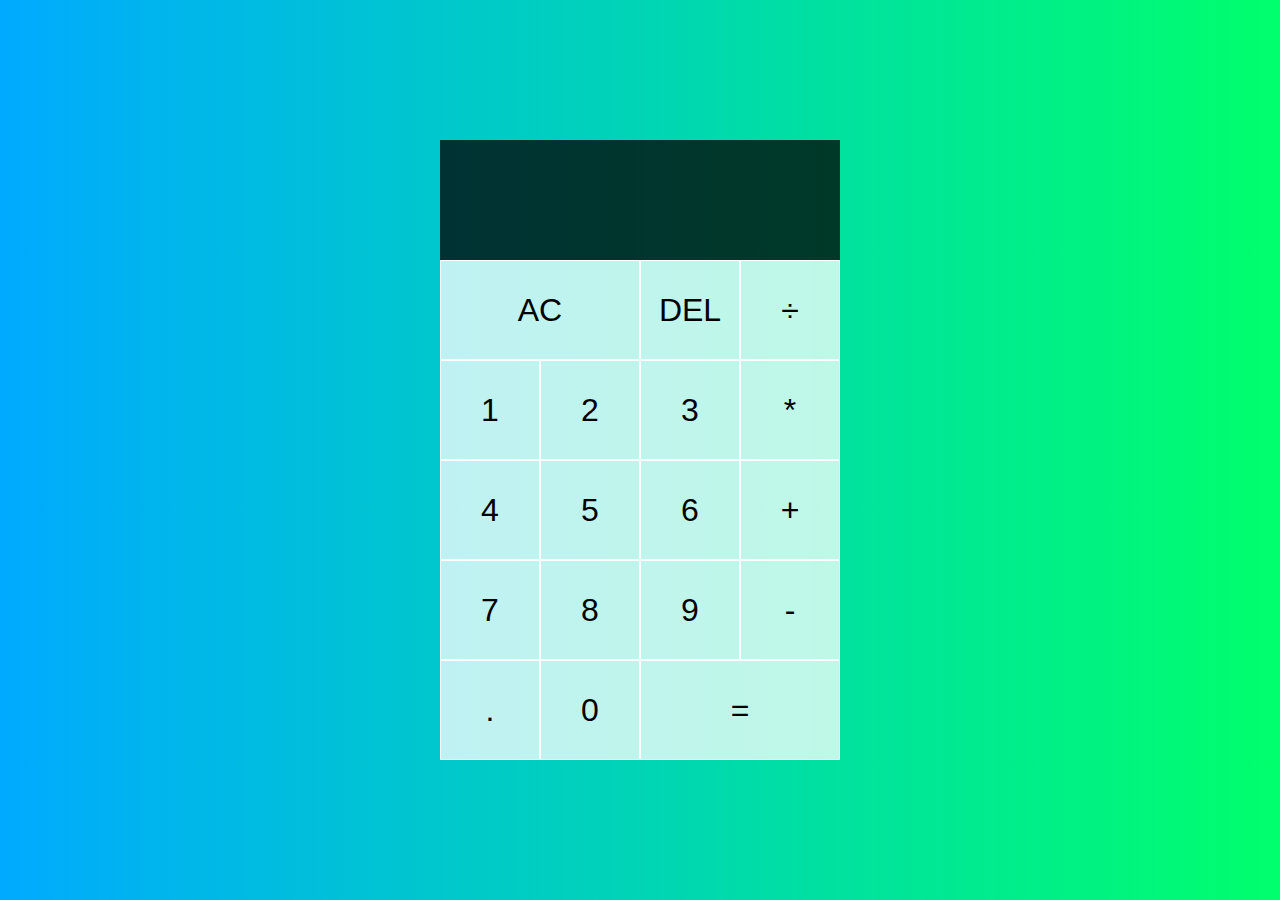
<file: calculator/index.html>
<!DOCTYPE html>
<html lang="en">
<head>
  <meta charset="UTF-8">
  <meta name="viewport" content="width=device-width, initial-scale=1.0">
  <meta http-equiv="X-UA-Compatible" content="ie=edge">
  <title>Calculator Task</title>
  <link rel="stylesheet" href="styles.css">
</head>
<body>
  <div class="calculator-grid">
    <div class="result">
      <div data-previous-operand class="previous-operand"></div>
      <div data-current-operand class="current-operand"></div>
    </div>
    <button data-all-clear class="next-span">AC</button>
    <button data-delete>DEL</button>
    <button data-operation>÷</button>
    <button data-number>1</button>
    <button data-number>2</button>
    <button data-number>3</button>
    <button data-operation>*</button>
    <button data-number>4</button>
    <button data-number>5</button>
    <button data-number>6</button>
    <button data-operation>+</button>
    <button data-number>7</button>
    <button data-number>8</button>
    <button data-number>9</button>
    <button data-operation>-</button>
    <button data-number>.</button>
    <button data-number>0</button>
    <button data-equals class="next-span">=</button>
  </div>
  <script src="index.js" defer></script>
</body>
</html>
</file>
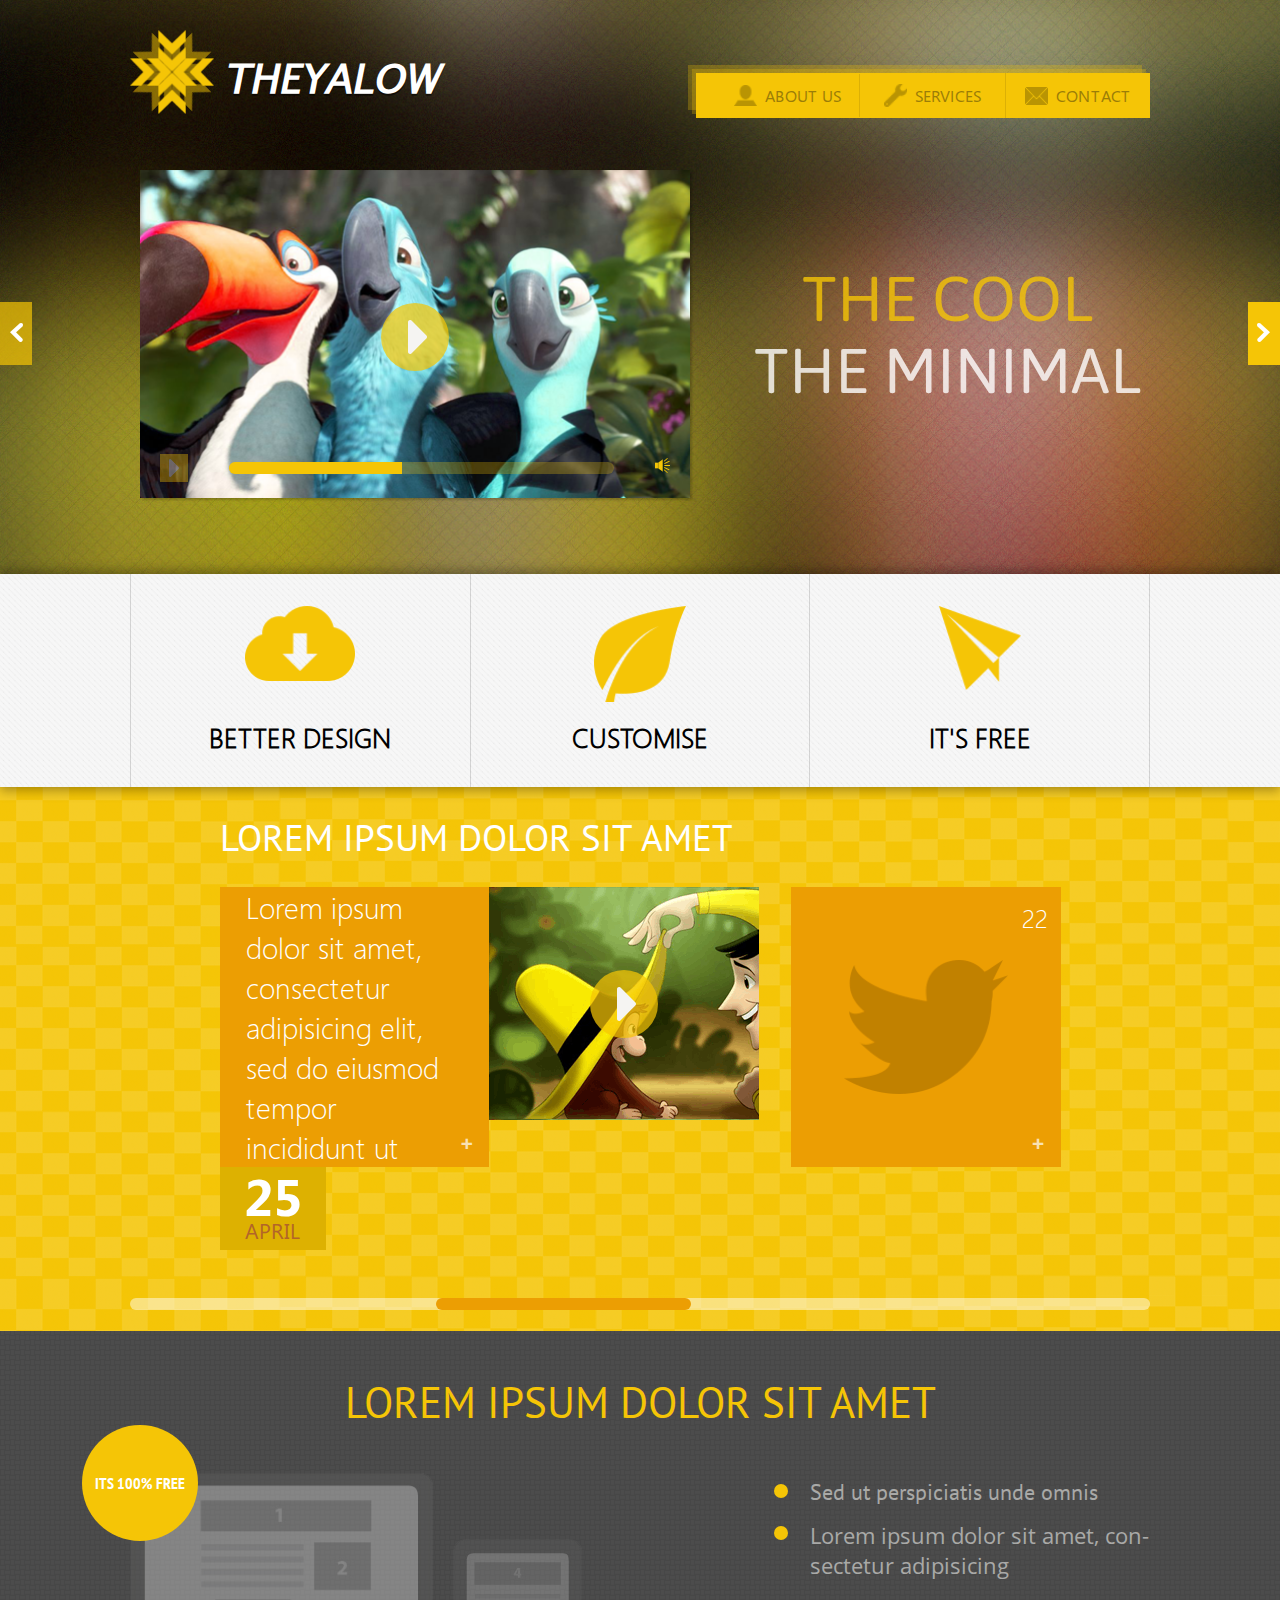
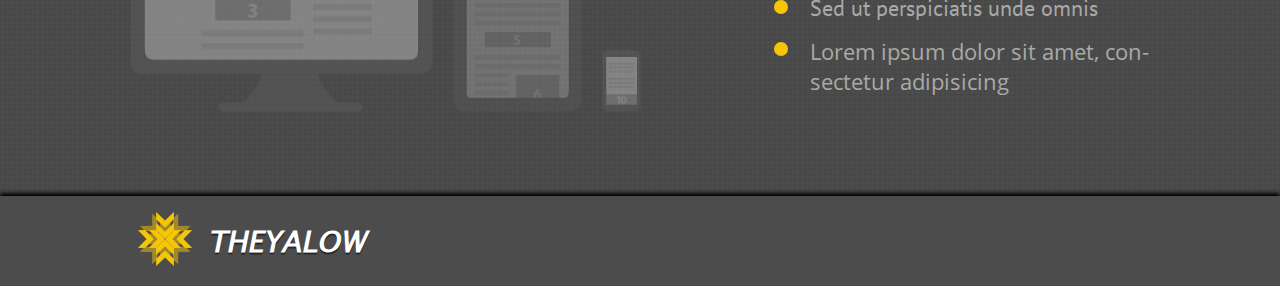
<file: theyalow/index.html>
<!DOCTYPE html>
<html lang="en">

<head>
  <meta charset="UTF-8">
  <meta http-equiv="X-UA-Compatible" content="IE=edge">
  <link rel="stylesheet" href="style.css">
  <title>Theyalow Project</title>
</head>

<body>
  <!-- Start Header -->
  <div class="header-bg">
    <header class="container">
      <div class="h-logo">
        <div class="logo-position">
          <img class="logo" src="assets/logo.png" />
          <img class="back-logo" src="assets/logo.png" />
        </div>
        <h1>Theyalow</h1>
      </div>
      <nav>
        <a class="nav-button">
          <img src="assets/about.png" class="nav-icon" />
          <div>About us</div>
        </a>
        <a class="nav-button">
          <img src="assets/services.png" class="nav-icon" />
          <div>Services</div>
        </a>
        <a class="nav-button">
          <img src="assets/contact.png" class="nav-icon" />
          <div>Contact</div>
        </a>
      </nav>
    </header>
    <!-- End Header -->

    <!-- Start Header Content -->
    <section class="header-content">
      <button class="lr-bttn">
        <img src="assets/left-arrow.png" />
      </button>
      <div class="player container">
        <div class="video-player">
          <button class="bttn-round">
            <img src="assets/start-video.png" />
          </button>
          <div class="video-controls">
            <button class="bttn-rectangle">
              <img src="assets/start-video.png" width="10px" />
            </button>
            <div class="playtime">
              <div class="playtime-after"></div>
            </div>
            <a class="speaker">
              <img src="assets/speaker.png" class="speaker" />
            </a>
          </div>
        </div>
        <h2 class="header-content-text">
          The cool
          <div id="white-color">The minimal</div>
        </h2>
      </div>
      <button class="lr-bttn">
        <img src="assets/right-arrow.png" />
      </button>
    </section>
  </div>
  <!-- End Header Content -->

  <!-- Start Short Information Section -->
  <section class="short-info-section">
    <div class="container short-info-section-container">
      <div class="short-info-section-box">
        <img src="assets/1.png" class="img-1" />
        <h3>Better design</h3>
      </div>
      <div class="short-info-section-box">
        <img src="assets/2.png" class="img-2" />
        <h3>Customise</h3>
      </div>
      <div class="short-info-section-box">
        <img src="assets/3.png" class="img-3" />
        <h3>It's free</h3>
      </div>
    </div>
  </section>
  <!-- End Short Information Section -->

  <!-- Start Yellow Information Section -->
  <section class="y-section">
    <div class="y-section-main-container container">
      <h3 class="y-section-heading">Lorem ipsum dolor sit amet</h3>
      <div class="y-section-columns">
        <div class="y-section-text-box">
          <p>
            Lorem ipsum dolor sit amet, consectetur adipisicing elit, sed do
            eiusmod tempor incididunt ut
            <button class="plus">+</button>
          </p>
        </div>
        <div class="y-section-image">
          <button class="bttn-round">
            <img src="assets/start-video.png" />
          </button>
        </div>
        <div class="twitter-box">
          <img src="assets/twitter.png" width="164" />
          <button class="plus">+</button>
          <p class="twitter-number">22</p>
        </div>
      </div>
      <div class="y-section-date">
        <div>25</div>
        <div>april</div>
      </div>
      <div class="twitter-box-mobile">
        <img src="assets/twitter.png" class="twitter-icon-mobile" />
        <div class="twitter-bubbles">
          <div class="twitter-bubble">
            <img src="assets/bubble-1.png" class="twitter-bubble-img" />
            <p class="twitter-bubble-text">
              Daily Mobile UI Design Inspiration #1 via @cssauthor
            </p>
          </div>
          <div class="twitter-bubble">
            <img src="assets/bubble-2.png" class="twitter-bubble-img" />
            <p class="twitter-bubble-text">
              Daily Mobile UI Design Inspiration #1 via @cssauthor
            </p>
          </div>
          <div class="twitter-bubble">
            <img src="assets/bubble-3.png" class="twitter-bubble-img" />
            <p class="twitter-bubble-text">
              Daily Mobile UI Design Inspiration #1 via @cssauthor
            </p>
          </div>
          <form class="twitter-form">
            <input />
            <button type="submit">Tweet</button>
          </form>
        </div>
      </div>
    </div>
    <div class="slider container">
      <div class="slider-nav"></div>
    </div>
  </section>
  <!-- End Yellow Information Section -->

  <!-- Start Grey Information Section -->
  <section class="g-section">
    <div class="container">
      <h2 class="g-section-heading">Lorem ipsum dolor sit amet</h2>
      <div class="g-section-container">
        <div class="window-type">
          <div class="free">
            <p>Its 100% Free</p>
          </div>
          <div class="wdindow-type-container">
            <img src="assets/desktop.png" class="desktop" />
            <img src="assets/tablet.png" class="tablet" />
            <img src="assets/smartphone.png" class="smartphone" />
          </div>
        </div>
        <ul>
          <li>Sed ut perspiciatis unde omnis</li>
          <li>Lorem ipsum dolor sit amet, con&shy;sectetur adipisicing</li>
          <li>Sed ut perspiciatis unde omnis</li>
          <li>Lorem ipsum dolor sit amet, con&shy;sectetur adipisicing</li>
        </ul>
      </div>
    </div>
  </section>
  <!-- End Grey Information Section -->
  <footer>
    <div class="f-logo container">
      <div class="logo-container">
        <img class="logo" src="assets/logo.png" height="55" />
        <img class="back-logo" src="assets/logo.png" height="55" />
      </div>
      <h1>THEYALOW</h1>
    </div>
  </footer>
</body>

</html>
</file>
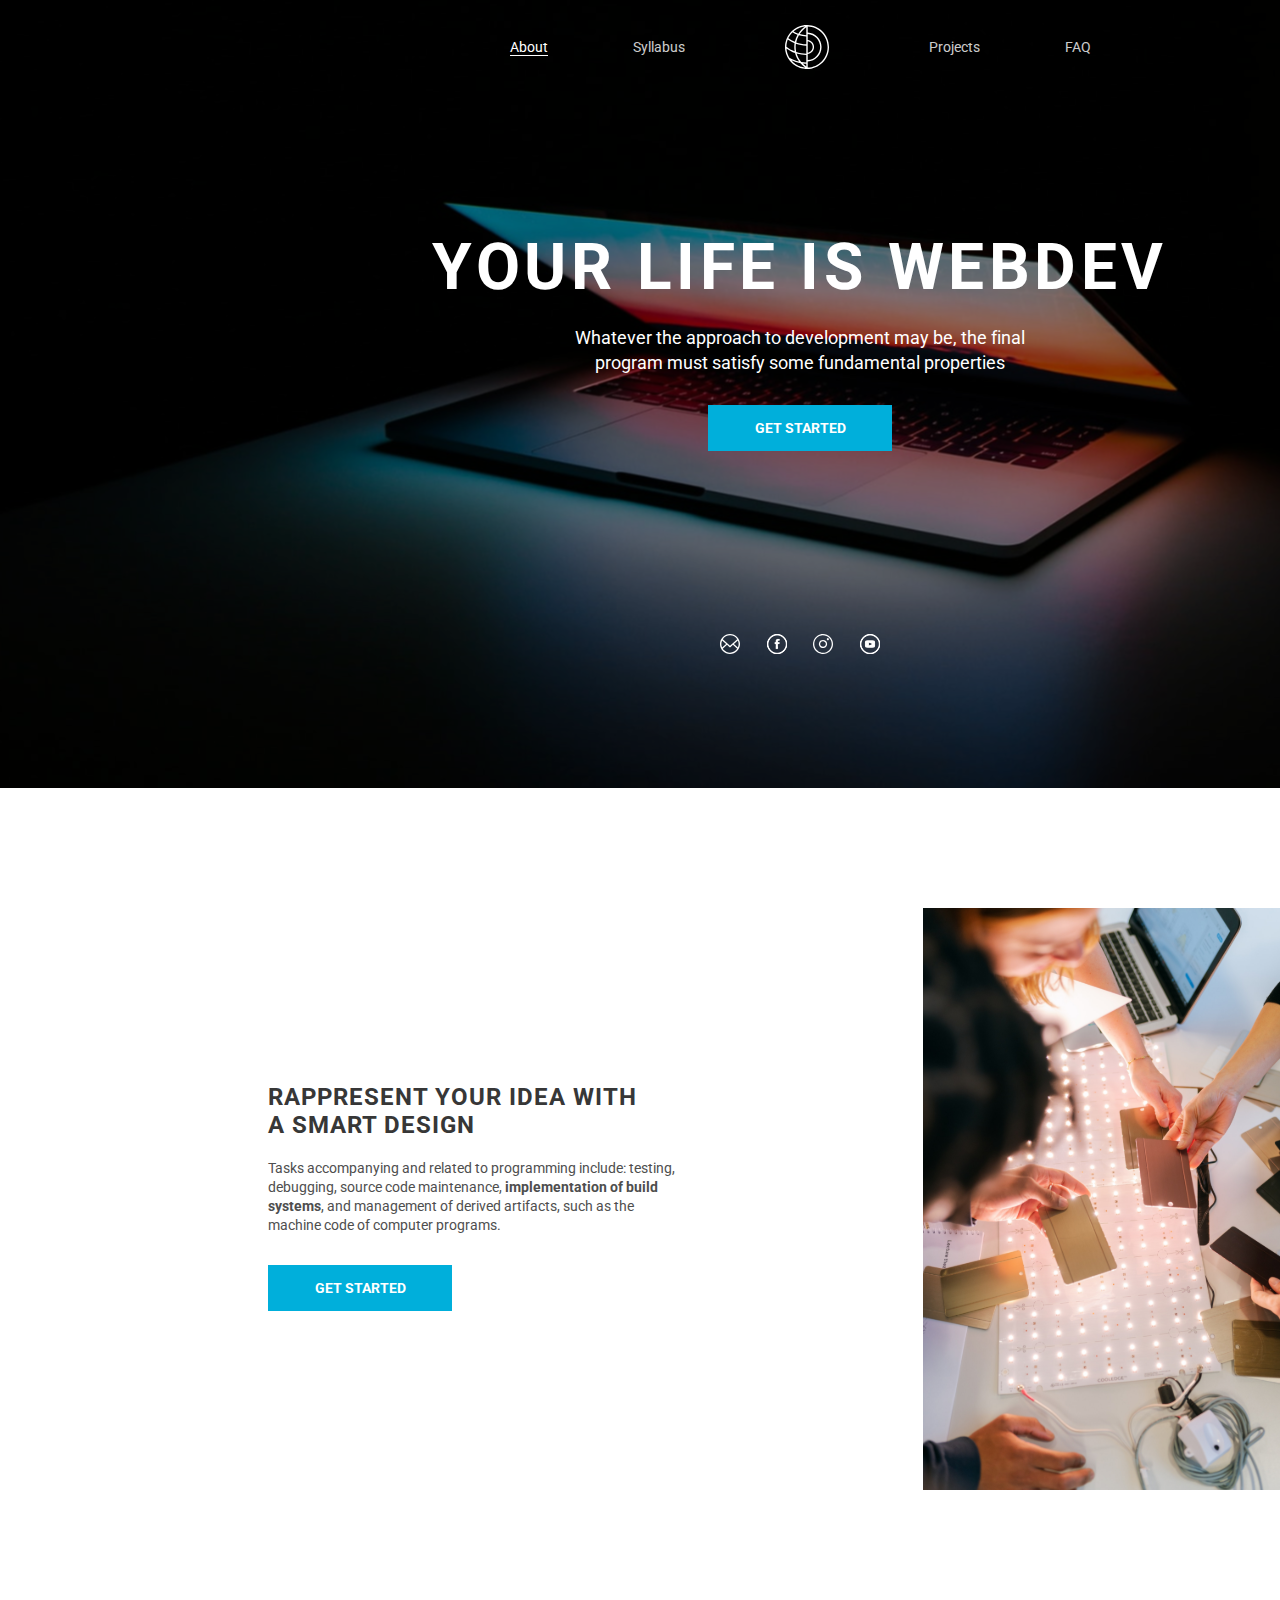
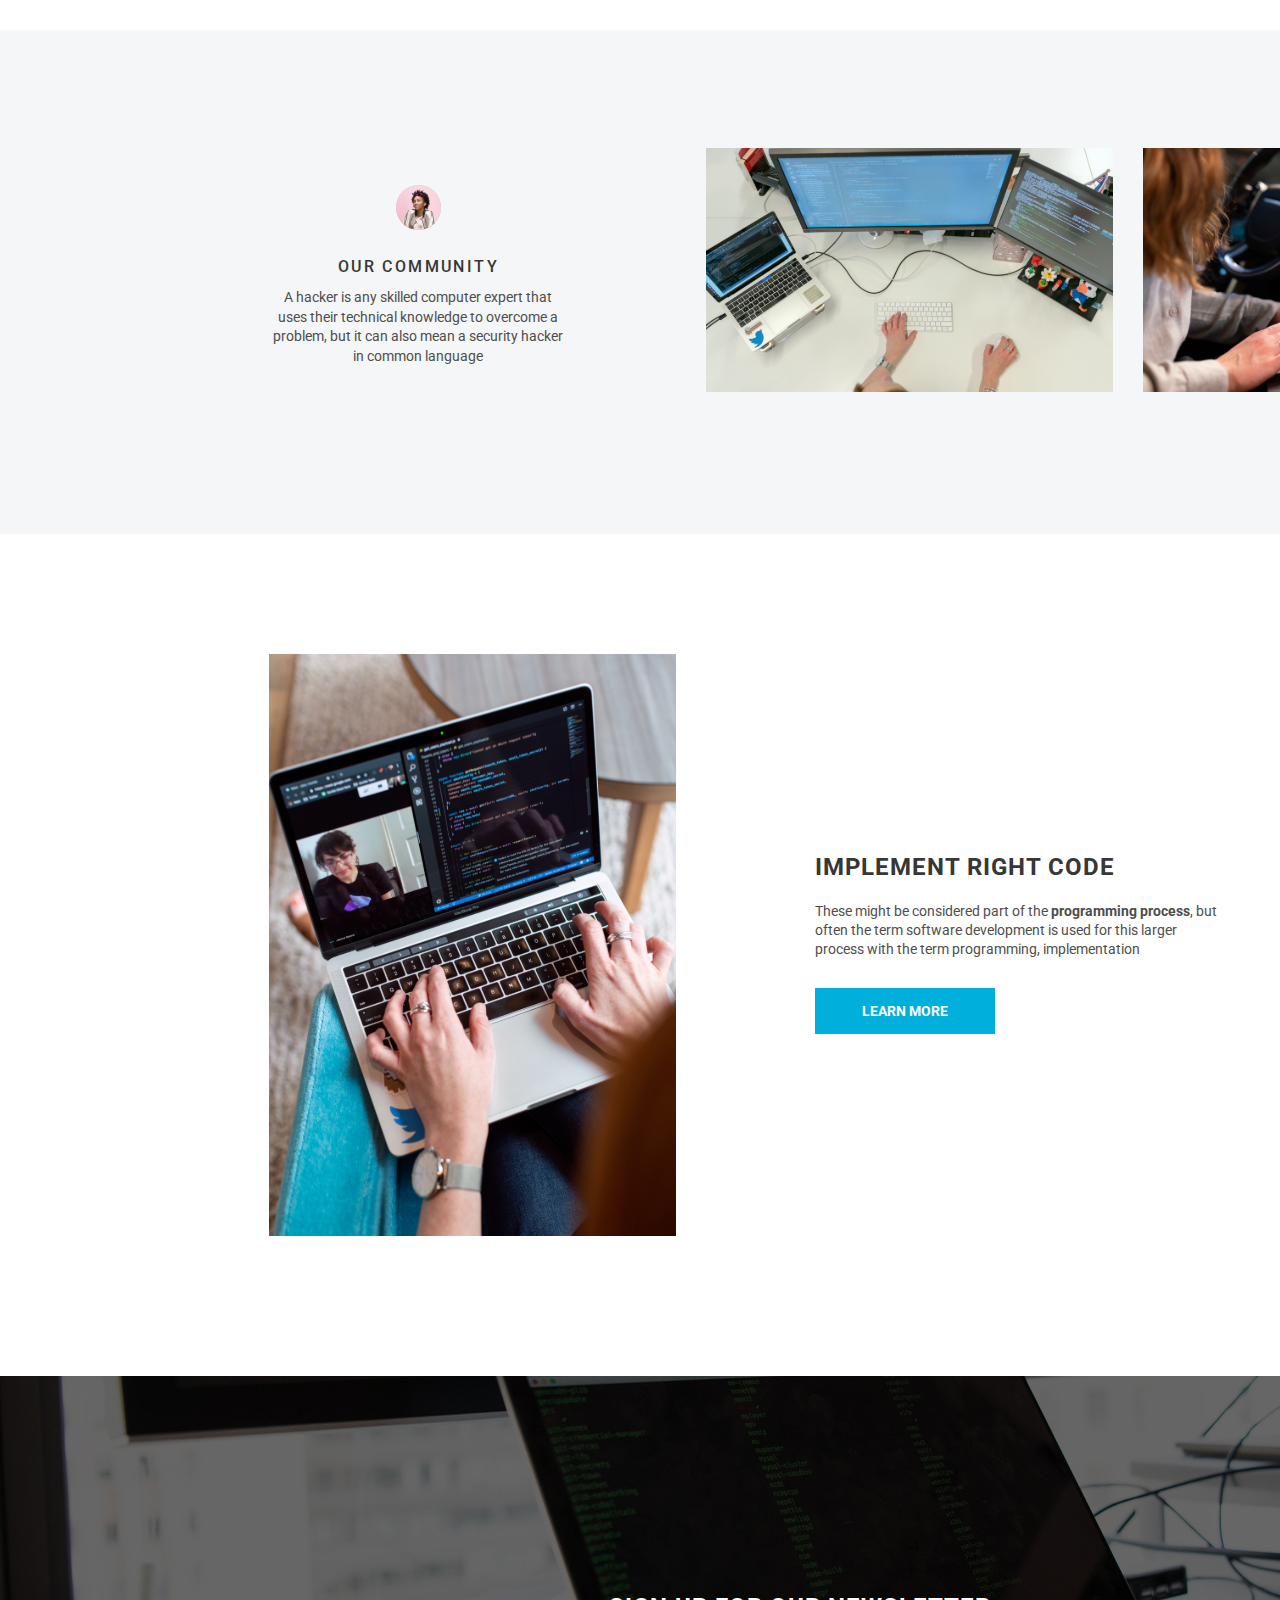
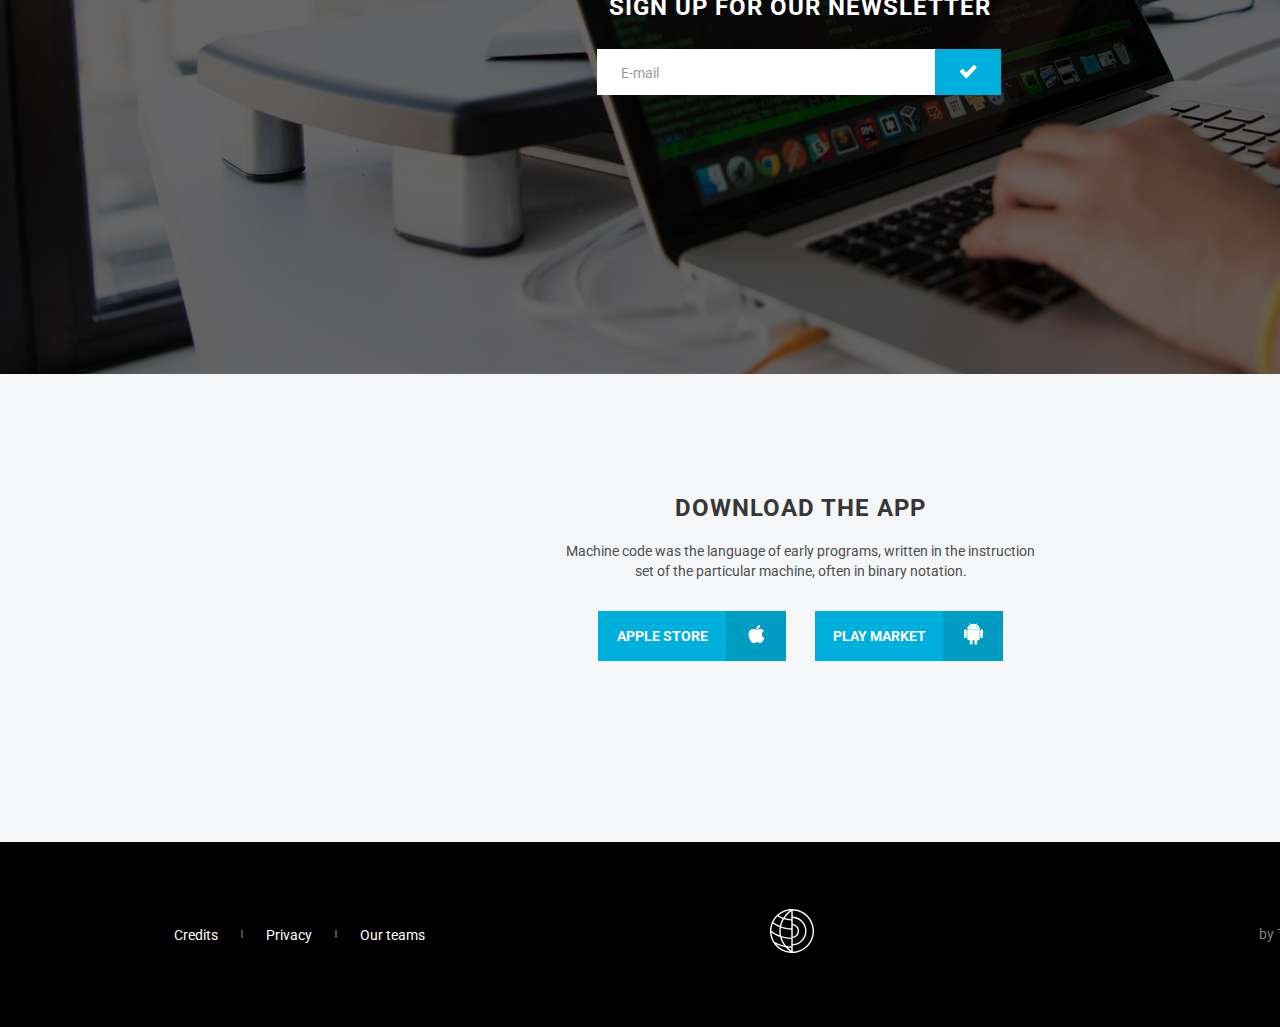
<file: webdev/index.html>
<!DOCTYPE html>
<html lang="en">
<head>
    <meta charset="UTF-8">
    <meta http-equiv="X-UA-Compatible" content="IE=edge">
    <meta name="viewport" content="1600">
    <link rel="stylesheet" href="style.css">
    <title>WebDev</title>
</head>
<body>
<div id="container">
    <header id="header">
		<nav>
			<ul>
				<li><a href="#" class="active">About</a></li>
				<li><a href="#">Syllabus</a></li>
				<li><img src="assets/logo.svg" alt="Logo"></li>
				<li><a href="#">Projects</a></li>
				<li><a href="#">FAQ</a></li>
			</ul>
		</nav>
        <h1>Your life is webdev</h1>
	</header>
    <main>
    <section id="your-life">
        <h3>Whatever the approach to development may be, the final program must satisfy some fundamental properties</h3>
		<div class="btn-main">Get started</div>
		<div class="social-icons">
			<a href="#"><img src="assets/mail-icon.svg" 
                alt="Mail"></a>
			<a href="#"><img src="assets/fb-icon.png" 
                alt="Facebook"></a>
			<a href="#"><img src="assets/instagram-icon.svg" 
                alt="Instagram"></a>
			<a href="#"><img src="assets/yt-icon.png" 
                alt="Youtube"></a>
		</div>
	</section>
    <section id="rappresent">
        <div class="first-section-info">
			<h2>Rappresent your idea with<br>a smart Design</h2>
			<p>Tasks accompanying and related to programming include: testing, debugging, source code maintenance, <strong>implementation of build systems</strong>, and management of derived artifacts, such as the machine code of computer programs.</p>
			<div class="btn-main">Get started</div>
		</div>
        <div class="first-section-image">
			<img src="assets/first_img.svg" alt="Working People Image">
        </div>
	</section>
    <section id="our-community">
        <div class="second-section-info">
			<img src="assets/userpic.svg" alt="Female Face">
			<h4>Our community</h4>
			<p>A hacker is any skilled computer expert that uses their technical knowledge to overcome a problem, but it can also mean a security hacker in common language</p>
		</div>
		<div class="slider">
			<div class="slider-counter">
				<div class="slider-counter-left"></div>
				<div class="slider-counter-1">1</div>
				<div class="slider-counter-slash">/</div>
				<div class="slider-counter-5">5</div>
				<div class="slider-counter-right"></div>
			</div>
			<div class="second-section-images">
				<img src="assets/pic_1.svg" alt="Pic 1">
				<img src="assets/pic_2.svg" alt="Pic 2">
				<img src="assets/pic_3.svg" alt="Pic 3">
			</div>
		</div>
	</section>
    <section id="implement">
        <div class="third-section-image">
			<img src="assets/content-image-2.svg" alt="Content Image">
		</div>
		<div class="third-section-info">
			<h2>Implement right Code</h2>
			<p>These might be considered part of the <strong>programming process</strong>, but often the term software development is used for this larger process with the term programming, implementation</p>
            <div class="btn-main">Learn more</div>
		</div>
	</section>
    <section id="subscribe">
        <h2>Sign up for our newsletter</h2>
		<form action="#" name="email">
			<input type="email" placeholder="E-mail" required>
			<input type="submit" value="">
		</form>
	</section>
    <section id="download">
        <h2>Download the App</h2>
		<p>Machine code was the language of early programs, written in the instruction set of the particular machine, often in binary notation.</p>
		<div class="btn-store">
			<div class="btn-main">
				<div class="btn-name">Apple store</div>
				<div class="btn-pic">
					<img src="assets/apple-pic.svg" alt="Apple Logo">
				</div>
			</div>
			<div class="btn-main">
				<div class="btn-name">Play market</div>
				<div class="btn-pic">
					<img src="assets/android-pic.svg" alt="Android Logo">
				</div>
			</div>
		</div>
	</section>
    <footer>
        <div class="navigation">
			<a href="#">Credits</a><div class="space"></div>
			<a href="#">Privacy</a><div class="space"></div>
			<a href="#">Our teams</a>
		</div>
		<div class="footer-logo">
			<img src="assets/logo.svg" alt="Logo">
		</div>
		<div class="c">by TonYem for RSS at 2020</div>
    </footer>
    </main>
</div>
</body>
</html>
</file>
<file: calculator/styles.css>
*, *::before, *::after {
    box-sizing: border-box;
    font-family: Gotham Rounded, sans-serif;
    font-weight: normal;
}
  
body {
    padding: 0;
    margin: 0;
    background: linear-gradient(to right, #00AAFF, #00FF6C);
}
  
.calculator-grid {
    display: grid;
    justify-content: center;
    align-content: center;
    min-height: 100vh;
    grid-template-columns: repeat(4, 100px);
    grid-template-rows: minmax(120px, auto) repeat(5, 100px);
}
  
.calculator-grid > button {
    cursor: pointer;
    font-size: 2rem;
    border: 1px solid white;
    outline: none;
    background-color: rgba(255, 255, 255, .75);
}
  
.calculator-grid > button:hover {
    background-color: rgba(255, 255, 255, .9);
}
  
.next-span {
    grid-column: span 2;
}
  
.result {
    grid-column: 1 / -1;
    background-color: rgba(0, 0, 0, .75);
    display: flex;
    align-items: flex-end;
    justify-content: space-around;
    flex-direction: column;
    padding: 10px;
    word-wrap: break-word;
    word-break: break-all;
}
  
.result .previous-operand {
    color: rgba(255, 255, 255, .75);
    font-size: 1.5rem;
}
  
.result .current-operand {
    color: white;
    font-size: 2.5rem;
}
</file>
<file: theyalow/style.css>
/* Start Reset */
h1,
h2,
h3,
h4,
p {
    margin: 0;
}

button {
    cursor: pointer;
}

a {
    cursor: pointer;
}

/* End Reset */

/* Start Fonts */
@font-face {
    font-family: "OpenSans";
    font-style: normal;
    font-weight: normal;
    src: url("assets/fonts/OpenSans-Regular.ttf") format("truetype");
}

@font-face {
    font-family: "ArialMT";
    font-style: normal;
    font-weight: normal;
    src: url("assets/fonts/arialmt.ttf") format("truetype");
}

@font-face {
    font-family: "Asap-Regular";
    font-style: normal;
    font-weight: normal;
    src: url("assets/fonts/Asap-Regular.ttf") format("truetype");
}

@font-face {
    font-family: "SegoeWP";
    font-style: normal;
    font-weight: normal;
    src: url("assets/fonts/SegoeWP.ttf") format("truetype");
}

@font-face {
    font-family: "SegoeWP-Light";
    font-style: normal;
    font-weight: normal;
    src: url("assets/fonts/segoe-wp-light.ttf") format("truetype");
}

@font-face {
    font-family: "SegoeUI-Bold";
    font-style: normal;
    font-weight: normal;
    src: url("assets/fonts/Segoe\ UI\ Bold.woff") format("woff");
}

@font-face {
    font-family: "SegoeUI";
    font-style: normal;
    font-weight: normal;
    src: url("assets/fonts/Segoe\ UI.woff") format("woff");
}

@font-face {
    font-family: "SegoeUI-Light";
    font-style: normal;
    font-weight: normal;
    src: url("assets/fonts/segoeuil.ttf") format("truetype");
}

@font-face {
    font-family: "LucidaSans-Italic";
    font-style: normal;
    font-weight: normal;
    src: url("assets/fonts/Lucida\ Sans\ Italic.ttf") format("truetype");
}

@font-face {
    font-family: "PTSans-Regular";
    font-style: normal;
    font-weight: normal;
    src: url("assets/fonts/PTSans-Regular.ttf") format("truetype");
}

@font-face {
    font-family: "PTSans-NarrowBold";
    font-style: normal;
    font-weight: normal;
    src: url("assets/fonts/PTSansNarrow-Bold.ttf") format("truetype");
}

/* End Fonts */

body {
    margin: 0;
}

/* Start Header */
.header-bg {
    background-image: url(assets/header-bg.png);
    background-repeat: no-repeat;
    background-size: cover;
}

.container {
    max-width: 1020px;
    margin: 0 auto;
}

.logo,
.back-logo {
    height: calc(1.875rem + ((1vw - 3.6px) * 5.7447));
}

header {
    display: flex;
    align-items: center;
    justify-content: space-between;
    padding: 1.9rem 0 3.2rem 0;
}

.h-logo,
.f-logo {
    display: flex;
    color: white;
    align-items: center;
}

.h-logo h1 {
    font-size: calc(1rem + ((1vw - 3.6px) * 2.6596));
    padding-left: 0.6rem;
    padding-top: 0.6rem;
    font-family: "LucidaSans-Italic";
    text-transform: uppercase;
}

.back-logo {
    transform: rotateZ(45deg);
    position: absolute;
    left: 0;
    opacity: 0.5;
}

.logo-position {
    position: relative;
}

nav {
    display: flex;
    background-color: #f5c506;
    align-items: center;
    box-shadow: -4px -4px 0px 0px #f5c50645, -8px -8px 0px 0px #f5c50645;
    align-self: flex-end;
    flex: 0 0 454px;
}

.nav-icon {
    padding-right: 0.5rem;
}

.nav-button {
    cursor: pointer;
    flex: 1;
    display: flex;
    justify-content: center;
    align-items: center;
    text-transform: uppercase;
    color: #9b7d08;
    border-right: 1px solid rgb(0, 0, 0, 0.1);
    padding: 11px 0;
    height: 100%;
    font-size: calc(0.7rem + ((1vw - 3.6px) * 0.5));
    font-family: SegoeWP, AdobeInvisFont, MyriadPro-Regular;
}

.nav-button:last-of-type {
    border: none;
}

.nav-button:hover {
    background-color: #f7d037;
}

.nav-button:first-of-type {
    padding-left: 1.2rem;
}

h1 {
    text-shadow: 0px 2px 0px rgb(0 0 0 / 50%);
}
/* End Header */

/* Start Header Content */
.header-content {
    display: flex;
    justify-content: space-between;
    align-items: center;
    padding-bottom: 4.8rem;
}

.header-content-text {
    font-size: 63px;
    text-transform: uppercase;
    font-family: "Asap-Regular";
    color: #f5c506;
    font-weight: normal;
    text-align: center;
    opacity: 0.8;
}

#white-color {
    color: white;
}

.video-player {
    background: url(assets/video-bg.png);
    background-repeat: no-repeat;
    background-size: cover;
    height: 328px;
    width: 550px;
    object-fit: cover;
    display: flex;
    flex-direction: column;
    justify-content: flex-end;
    margin-right: 4em;
    box-shadow: 2px 2px 2px rgb(0, 0, 0, 0.2);
}

.player {
    display: flex;
    align-items: center;
    justify-content: center;
}

.bttn-round {
    width: 68px;
    height: 68px;
    background-color: rgba(245, 197, 6, 0.72);
    border-radius: 50%;
    border: none;
    align-self: center;
    margin-bottom: 6.2em;
    padding: 3px 0 0 5px;
}

.bttn-rectangle {
    height: 28px;
    width: 28px;
    background-color: rgba(245, 197, 6, 1);
    border: none;
    opacity: 0.37;
    padding: 3px 0 0 0;
}

.bttn-round:hover {
    background-color: #f5c506;
}

.bttn-rectangle:hover {
    opacity: 1;
}

.video-controls {
    display: flex;
    justify-content: space-around;
    align-items: center;
    margin-bottom: 1em;
}

.playtime {
    position: relative;
    background-color: rgba(245, 197, 6, 0.28);
    width: 70%;
    height: 12px;
    border-radius: 10px;
    cursor: pointer;
}

.playtime:hover {
    background-color: rgba(245, 197, 6, 0.5);
}

.playtime-after {
    position: absolute;
    background-color: rgba(245, 197, 6);
    width: 45%;
    height: 100%;
    border-radius: 10px 0px 0px 10px;
}

.speaker:hover {
    opacity: 0.8;
}

.lr-bttn {
    background-color: #f5c506;
    border: none;
    padding: 1.3rem 0.6rem;
}

.lr-bttn:first-of-type {
    background-color: rgb(245, 197, 6, 0.7);
}

.lr-bttn:hover {
    background-color: #f9dc69;
}

/* End Header Content */

/* Start Short Information Section */
.short-info-section {
    background: url(assets/short-section-background.png);
    box-shadow: 0px 5px 10px rgba(0, 0, 0, 0.25),
        0px -5px 10px rgba(0, 0, 0, 0.25);
    z-index: 1;
    position: relative;
}

.short-info-section-container {
    display: flex;
    width: 100%;
    justify-content: center;
    height: 213px;
}

.short-info-section-box {
    display: flex;
    flex-direction: column;
    justify-content: space-between;
    padding: 2rem 0;
    align-items: center;
    text-transform: uppercase;
    border-left: 1px solid rgb(0, 0, 0, 0.14);
    flex: 0 1 340px;
    font-size: calc(1.375rem + ((1vw - 3.6px) * 0.5319));
    font-weight: normal;
    font-family: SegoeUI-Light, AdobeInvisFont, MyriadPro-Regular;
}

.short-info-section-box h3 {
    padding-top: 0.5rem;
    text-align: center;
}

.short-info-section-container>*:last-of-type {
    border-right: 1px solid rgb(0, 0, 0, 0.14);
}

/* End Short Information Section */

/* Start Yellow Information Section */
.y-section {
    background-image: url(assets/yellow-bg.png);
    display: flex;
    flex-direction: column;
    align-items: center;
}

.y-section-heading {
    font-size: 37px;
    color: white;
    text-transform: uppercase;
    font-family: PTSans-Regular, AdobeInvisFont, MyriadPro-Regular;
    align-self: flex-start;
    font-weight: normal;
    padding: 0.7em 0;
}

.y-section-main-container {
    display: flex;
    flex-direction: column;
}

.y-section-columns {
    display: flex;
    justify-content: center;
}

.y-section-columns>* {
    flex: 0 1 330px;
    display: flex;
    justify-content: center;
    align-items: center;
}

.y-section-text-box {
    background-color: #ec9e03;
    color: white;
    position: relative;
    font-family: SegoeWP-Light, AdobeInvisFont, MyriadPro-Regular;
}

.y-section-text-box p {
    width: 80%;
    font-size: calc(1.125rem + ((1vw - 3.6px) * 1.1702));
}

.y-section-image {
    background-image: url("assets/animation.png");
    height: 233px;
    width: 315px;
}

.y-section-image>* {
    margin: 0;
}

.y-section-date {
    background-color: #ddb101;
    text-align: center;
    padding: 0.4em 1.5em 0.4em 1.5em;
    align-self: flex-start;
    font-family: SegoeUI, AdobeInvisFont, MyriadPro-Regular;
}

.y-section-date div:first-of-type {
    font-size: 51px;
    color: white;
    font-weight: bold;
    line-height: 42px;
    font-family: SegoeUI-Bold, AdobeInvisFont, MyriadPro-Regular;
}

.y-section-date div:last-of-type {
    color: #b26529;
    font-size: 21px;
    text-transform: uppercase;
}

.twitter-box {
    background-color: #ec9e03;
    margin-left: 2rem;
    position: relative;
}

.twitter-box-mobile {
    display: none;
    background-color: #f5c507;
    justify-content: space-around;
    align-items: center;
    padding: 1rem 0;
}

.twitter-bubbles {
    display: flex;
    flex-direction: column;
}

.twitter-bubble {
    position: relative;
    opacity: 0.7;
    margin-bottom: 1rem;
}

.twitter-bubble:first-of-type {
    opacity: 1;
}

.twitter-bubble:last-of-type {
    opacity: 0.6;
}

.twitter-bubble-text {
    position: absolute;
    top: 0.4rem;
    left: 1.2rem;
    font-size: 1.2rem;
    color: #8f8e8e;
}

.twitter-bubble-img {
    width: calc(12.5rem + ((1vw - 3.6px) * 31.9149));
}

.twitter-bubbles>* {
    flex: 1;
}

.twitter-form {
    display: flex;
    margin-left: 5%;
    width: 95%;
    border: 1px solid #dcb105;
    border-radius: 11px;
}

.twitter-form input {
    border-radius: 11px 0 0 11px;
    border: none;
    padding: 10px 0 10px 10px;
    flex: 1;
}

.twitter-form button {
    background-color: #ec9e03;
    border: none;
    border-radius: 0 11px 11px 0;
    color: white;
    font-family: SegoeUI, AdobeInvisFont, MyriadPro-Regular;
    flex: 0 1 80px;
    padding: 0 0 3px 0;
    font-size: 20px;
}

.twitter-form button:hover {
    background-color: #ddb101;
}

.twitter-icon-mobile {
    width: calc(8.75rem + ((1vw - 3.6px) * 2.5532));
}

.plus {
    position: absolute;
    bottom: 0.5em;
    right: 0.5em;
    font-weight: bold;
    color: white;
    background-color: transparent;
    border: none;
    font-size: 1.3rem;
    opacity: 0.7;
}

.plus:hover {
    color: black;
}

.twitter-number {
    position: absolute;
    top: 0.5em;
    right: 0.5em;
    color: white;
    font-size: 25px;
    font-family: SegoeWP-Light, AdobeInvisFont, MyriadPro-Regular;
}

.slider {
    position: relative;
    background-color: rgba(255, 255, 255, 0.48);
    height: 12px;
    border-radius: 10px;
    width: 100%;
    margin: 3em 0 1.3em 0;
    cursor: pointer;
}

.slider:hover {
    background-color: rgba(255, 255, 255, 0.7);
}

.slider-nav {
    position: absolute;
    background-color: #ec9e03;
    width: 25%;
    height: 100%;
    left: 30%;
    border-radius: 10px;
}

.img-1 {
    width: calc(5rem + ((1vw - 3.6px) * 3.1915));
}

.img-2 {
    width: calc(4.1875rem + ((1vw - 3.6px) * 2.6596));
}

.img-3 {
    width: calc(3.75rem + ((1vw - 3.6px) * 2.3404));
}

/* End Yellow Information Section */

/* Start Grey Information Section */
.g-section {
    background-image: url(assets/grey-bg.png);
}

.g-section-container {
    display: flex;
    justify-content: space-between;
    align-items: center;
    padding-bottom: 5rem;
}

.g-section-heading {
    color: #f5c506;
    text-transform: uppercase;
    text-align: center;
    padding: 1em 0;
    font-size: calc(1.875rem + ((1vw - 3.6px) * 1.383));
    font-family: PTSans-Regular, AdobeInvisFont, MyriadPro-Regular;
    font-weight: normal;
}

.g-section ul {
    padding: 0;
    margin: 0;
    flex: 0 0 376px;
}

.g-section ul li {
    color: #a9a9a7;
    font-size: 22px;
    list-style: none;
    position: relative;
    padding: 0 0 14px 36px;
}

.g-section ul li:nth-child(odd) {
    font-family: PTSans-Regular, OpenSans, AdobeInvisFont, MyriadPro-Regular;
}

.g-section ul li:nth-child(even) {
    font-family: OpenSans, AdobeInvisFont, MyriadPro-Regular;
}

.g-section ul li::before {
    position: absolute;
    content: "";
    width: 14px;
    height: 14px;
    top: 6px;
    left: 0;
    background-color: #f5c506;
    border-radius: 50%;
}

.window-type {
    display: flex;
    align-items: center;
    position: relative;
}

.wdindow-type-container>* {
    padding-right: 1rem;
    opacity: 0.57;
}

.free {
    position: absolute;
    width: 116px;
    border-radius: 50%;
    height: 116px;
    font-size: calc(0.625rem + ((1vw - 3.6px) * 0.6383));
    font-weight: 700;
    color: #fff;
    text-transform: uppercase;
    text-align: center;
    background-color: #f5c506;
    top: -3rem;
    left: -3rem;
    display: flex;
    justify-content: center;
    align-items: center;
    padding: 0;
    font-family: PTSans-NarrowBold, AdobeInvisFont, MyriadPro-Regular;
    opacity: 1;
    z-index: 1;
}

.smartphone {
    align-self: flex-end;
    padding-right: 0;
    width: calc(1.4375rem + ((1vw - 3.6px) * 1.7021));
}

.tablet {
    opacity: 0.47;
    width: calc(4.75rem + ((1vw - 3.6px) * 5.6383));
}

.desktop {
    width: calc(10.8rem + ((1vw - 3.6px) * 13.9));
}

/* End Grey Information Section */

/* Footer */
footer {
    background-color: #4c4c4c;
    box-shadow: 0px -3px 4px 0px;
    padding-left: 1rem;
}

.f-logo h1 {
    font-size: calc(1.25rem + ((1vw - 3.6px) * 0.9574));
    font-family: LucidaSans-Italic, AdobeInvisFont, MyriadPro-Regular;
    padding-left: 1rem;
}

.f-logo {
    padding: 1rem 0;
}

.logo-container {
    position: relative;
  }

footer .logo,
footer .back-logo {
    height: calc(1.875rem + ((1vw - 3.6px) * 2.6596));
}
/* Footer */

/* Mobile View */
@media screen and (max-width: 1040px) {
    .h-logo {
        background-color: #4c4c4c;
        padding: 0.5rem;
    }

    .h-logo h1 {
        padding: 7px 7px 0 7px;
    }

    .container {
        max-width: 100%;
        margin: 0;
    }

    nav {
        box-shadow: none;
        flex: 1;
    }

    header {
        width: 100%;
        justify-content: center;
        padding: 0;
    }

    header>* {
        align-self: stretch;
    }

    .header-content-text,
    .lr-bttn,
    .y-section-heading,
    .twitter-box,
    .y-section-date,
    .slider,
    ul {
        display: none !important;
    }

    .twitter-box-mobile {
        display: flex !important;
    }

    .header-content {
        padding: 0 !important;
    }

    .player,
    .video-player {
        width: 100% !important;
        margin: 0 !important;
    }

    .short-info-section-box {
        border: none !important;
    }

    .window-type {
        padding: 0 !important;
    }

    .y-section {
        background: none !important;
    }

    .short-info-section {
        box-shadow: 0px 4px 0px rgba(242, 242, 242, 1),
            0px 8px 0px rgba(242, 242, 242, 0.5),
            0px -4px 0px rgba(242, 242, 242, 0.8),
            0px -8px 0px rgba(242, 242, 242, 0.5) !important;
    }

    .y-section-columns {
        margin: 1em;
    }

    .y-section-columns>* {
        flex: 0 1 480px;
    }

    .y-section-text-box {
        margin-right: 1rem;
    }

    .nav-icon {
        padding: 0.2rem;
    }

    .nav-button:first-of-type {
        padding-left: 0.2rem;
    }

    .g-section-heading {
        padding: 1em 0 2em 0;
    }

    .nav-button {
        font-size: calc(0.6875rem + ((1vw - 3.6px) * 1.9118)) !important;
    }

    .g-section-container {
        justify-content: center;
    }

    .short-info-section-container {
        height: inherit !important;
    }

    .free {
        height: calc(6.25rem + ((1vw - 3.6px) * 1.8085));
        width: calc(6.25rem + ((1vw - 3.6px) * 1.8085));
        top: -2.5rem;
        left: -2.5rem;
    }
}

@media screen and (min-width: 1040px) {
    .h-logo h1 {
        font-size: 40px;
    }

    .nav-button {
        font-size: 16px !important;
    }

    .short-info-section-box h3 {
        font-size: 27px !important;
    }

    .y-section-text-box p {
        font-size: 29px !important;
    }

    .logo,
    .back-logo {
        height: 84px;
    }

    .nav-icon {
        width: 23px;
    }

    .img-1 {
        width: 110px;
    }

    .img-2 {
        width: 92px;
    }

    .img-3 {
        width: 82px;
    }

    .g-section-heading {
        font-size: 43px;
    }

    .smartphone {
        width: 39px;
    }

    .tablet {
        width: 129px;
    }

    .desktop {
        width: 303px;
    }

    .free {
        font-size: 16px;
        width: 116px;
        height: 116px;
    }
}
</file>
<file: webdev/style.css>
@import url('https://fonts.googleapis.com/css2?family=Roboto:wght@100;300;400;500;700&display=swap');

/* Start modern-css-reset */
/* Box sizing rules */
*,
*::before,
*::after {
  box-sizing: border-box;
}

/* Remove default margin */
body,
h1,
h2,
h3,
h4,
p,
figure,
blockquote,
dl,
dd {
  margin: 0;
}

/* Remove list styles on ul, ol elements with a list role, which suggests default styling will be removed */
ul[role="list"],
ol[role="list"] {
  list-style: none;
}
ul li {
    list-style: none; 
}

/* Set core root defaults */
html:focus-within {
  scroll-behavior: smooth;
}

/* Set core body defaults */
body {
    min-height: 100vh;
    text-rendering: optimizeSpeed;
    line-height: 1.5;
}

/* A elements that don't have a class get default styles */
a:not([class]) {
    text-decoration-skip-ink: auto;
}

a {
    text-decoration: none; 
}
                          
a:hover {
    text-decoration: none; 
}

/* Inherit fonts for inputs and buttons */
input,
button,
textarea,
select {
  font: inherit;
}

/* Remove all animations and transitions for people that prefer not to see them */
@media (prefers-reduced-motion: reduce) {
  html:focus-within {
   scroll-behavior: auto;
  }
  *,
  *::before,
  *::after {
    animation-duration: 0.01ms !important;
    animation-iteration-count: 1 !important;
    transition-duration: 0.01ms !important;
    scroll-behavior: auto !important;
  }
}
/* End */

html, body {
    font-family: Roboto, sans-serif;
    max-width: 1600px;
    margin: 0 auto;
    background-color: rgb(233, 233, 233);
}

/* Header */
#header {
    position: absolute;
    display: flex;
    justify-content: center;
    font-style: normal;
    font-weight: normal;
    font-size: 14px;
    line-height: 140%;
    width: 1600px;
}

#header nav {
margin-right: 40px; 
}

#header nav ul {
    margin-top: 20px;
    display: flex;
    align-items: center;
}

    #header nav ul li:first-child {
        margin-right: 85px; 
    }
    #header nav ul li:nth-child(2) {
        margin-right: 100px; 
    }
    #header nav ul li:nth-child(3) {
        margin-right: 100px; 
        margin-top: 5px;
    }
    #header nav ul li:nth-child(4) {
        margin-right: 85px; 
    }

#header nav ul li img:hover {
    cursor: pointer;
}

#header nav ul li a {
    position: relative; 
    opacity: 0.8;
    color: #fff;
}

#header nav ul li a:after {
    position: absolute;
    right: 0;
    content: " ";
    width: 100%;
    transform: scale(0); 
    padding: 0.5px;
    background-color: #fff;
    bottom: -1px;
}
#header nav ul li a.active {
    opacity: 1; 
}
#header nav ul li a.active:after {
    transform: scale(1); 
}

#header nav ul li a:hover {
    opacity: 1; 
}
#header nav ul li a:hover:after {
    transform: scale(1);
}

#header h1 {
    position: absolute; 
    margin-top: 230px;
    text-align: center;
    font-style: normal;
    text-transform: uppercase;
    font-weight: bold;
    font-size: 64px;
    line-height: 75px;
    letter-spacing: 4.5px;
    color: #fff;
    margin-bottom: 21px;
}

/* Your Life Block */ 
#your-life {
    width: 1600px;
    height: 788px;
    background: url("assets/bg-image.svg") no-repeat 50%/cover; 
}

#your-life h3 {
    padding-top: 325px;
    font-size: 18px;
    line-height: 140%;
    text-align: center;
    color: #fff;
    width: 504px;
    margin: 0 auto;
    font-style: normal;
    font-weight: normal;
    margin-bottom: 30px; 
}

.btn-main {
    width: 184px;
    height: 46px;
    font-size: 14px;
    font-weight: 700;
    line-height: 16px;
    display: flex;
    align-items: center;
    justify-content: center;
    text-transform: uppercase;
    margin: 0 auto;
    background-color: #00AFDB;
    color: #FFFFFF;
    margin-bottom: 183px;
}

.btn-main:hover {
    background-color: #009CC2;
    cursor: pointer; 
}

.social-icons {
    width: 160px;
    height: 20px;
    display: flex;
    margin: 0 auto;
    justify-content: space-between; }
    
.social-icons a {
    transition: all 0.2s linear; 
}

.social-icons a:hover {
    transform: translateY(-5px);
    cursor: pointer; 
}

/* Rappresent Block */
#rappresent {
    width: 1600px;
    display: flex;
    height: 842px;
    background-color: #fff; 
}

.first-section-info {
      margin: 295px 248px 0 268px;
      width: 407px;
      height: 233px; 
}

.first-section-info .btn-main {
    margin-left: 0; 
}

.first-section-image {
    width: 677px;
    margin-top: 120px; 
}
  
h2 {
    font-size: 24px;
    line-height: 28px;
    letter-spacing: 1px;
    font-weight: 700;
    text-transform: uppercase;
    color: #373737;
    margin-bottom: 20px; 
}
  
p {
    line-height: 19px;
    font-size: 14px;
    margin-bottom: 30px;
    font-weight: 400;
    color: #4E4E4E; 
}

/* Our Community Block */
#our-community {
    width: 1600px;
    display: flex;
    height: 504px;
    background-color: #F5F6F7; 
}

.second-section-info {
    width: 298px;
    margin: 155px 139px 174px 269px; 
}
    
.second-section-info img {
    margin: 0 127px 20px 127px; }
     
.second-section-info h4 {
    padding-left: 1px;
    text-align: center;
    font-weight: 500;
    font-size: 16px;
    line-height: 20px;
    letter-spacing: 2.4px;
    text-transform: uppercase;
    color: #373737;
    margin-bottom: 11px; 
}

.second-section-info p {
    font-style: normal;
    font-weight: normal;
    font-size: 14px;
    line-height: 140%;
    text-align: center; 
}

.slider {
    margin-top: 80px;
    overflow: hidden; 
}
  
.slider-counter {
    margin-right: 269px;
    margin-left: auto;
    display: flex;
    width: 11px;
    height: 18px;
    align-items: center;
    margin-bottom: 20px; 
}

.slider-counter-left {
    position: relative;
    cursor: pointer;
    margin-right: 13px;
    width: 10px;
    height: 14px;
    content: url(assets/arrow-left.svg);

}

.slider-counter-right {
    position: relative;
    cursor: pointer;
    margin-left: 13px;
    width: 10px;
    height: 14px;
    content: url(assets/arrow-right.svg);
}

.slider-counter-left:hover, .slider-counter-right:hover {
    opacity: 0.5;
}
    
.slider-counter-1, .slider-counter-slash, .slider-counter-5 {
    font-style: normal;
    font-weight: normal;
    padding: 2px;
    font-size: 18px;
    line-height: 100%;
    font-size: 18px;
    font-weight: 400;
    color: #373737; 
}
  
.second-section-images {
    display: flex; 
}

.second-section-images img {
    width: 407px;
    height: 244px; 
}

.second-section-images img:not(:last-child) {
    margin-right: 30px; 
}

/* Implement Block */
#implement {
    width: 1600px;
    height: 842px;
    display: flex;
    background-color: #fff; 
}
  
.third-section-image {
    padding: 120px 139px 0 269px; 
}
  
.third-section-info {
    width: 407px;
    height: 184px;
    padding-top: 319px; 
}
    
    
.third-section-info h2 {
    margin-bottom: 21px; 
}

.third-section-info p {
    margin-bottom: 29px; 
}

.third-section-info .btn-main {
    margin-left: 0;
    width: 180px; 
}

/* Subscribe Block */
#subscribe {
    width: 1600px;
    min-width: 100%;
    height: 598px;
    margin: 0 auto;
    padding-top: 217px;
    display: flex;
    justify-content: center;
    align-content: flex-start;
    flex-wrap: wrap;
    background-image: url(assets/section5.jpg);
    background-repeat: no-repeat;
    background-position: center -615px;
}

#subscribe h2 {
    width: 100%;
    height: 28px;
    text-align: center;
    color: #fff; 
}

#subscribe form {
    margin-top: 8px;
    width: 406px;
    height: 46px;
    display: flex; 
}

.subscribe form {
    margin-top: 8px;
    width: 406px;
    height: 46px;
    display: flex; 
}

#subscribe form input {
    height: 46px; 
}

#subscribe form input:first-child {
    width: 340px;
    padding-left: 24px; 
    border: 0;
}

#subscribe form input:first-child:focus {
     outline: none; 
}

#subscribe form input::placeholder {
    font-style: normal;
    font-weight: normal;
    font-size: 14px;
    line-height: 140%;
    color: #373737; 
    opacity: 0.5;
}

#subscribe form input:last-child {
    width: 66px;
    height: 46px;
    background-color: #00AFDB;
    position: relative;
    cursor: pointer;
    background: url("assets/check-icon.svg") no-repeat center #00AFDB;
}

#subscribe form input:last-child:hover {
    background-color: #009CC2;
}

input[type="submit"] {
    margin-left: -2px;
    height: 46px;
    width: 66px;
    border: 0;
    -webkit-appearance: none;
}

/* Download block */
#download {
    width: 1600px;
    height: 468px;
    padding-top: 120px;
    background-color: #F5F6F7; 
}

#download h2 {
    text-align: center; 
}
    
#download p {
    font-style: normal;
    font-weight: normal;
    font-size: 14px;
    line-height: 140%;
    width: 483px;
    text-align: center;
    margin: 0 auto;
    padding: 0 0 30px 1px; }

.btn-store {
    display: flex;
    justify-content: space-between; 
    width: 406px;
    margin: 0px auto 0;
    padding-left: 1px;
}

.btn-store .btn-main {
    margin: 0;
    cursor: pointer;
    width: 188px;
    height: 50px; 
}

.btn-store .btn-main:hover {
    background-color: #009CC2; 
}

.btn-store .btn-name {
    width: 128px;
    text-align: center; 
}

.btn-store .btn-pic {
    display: flex;
    justify-content: center;
    align-items: center;
    width: 60px;
    height: 50px;
    padding-bottom: 5px;
    background-color: #009CC2;
}

/* Footer */
footer {
    width: 1600px;
    display: flex;
    align-items: center; 
    justify-content: center;
    height: 185px;
    background-color: #000;
}
  
.navigation {
    margin-right: 345px; 
    display: flex;
    flex-direction: row;
}
   
.navigation a {
    font-style: normal;
    font-weight: normal;
    font-size: 14px;
    line-height: 140%;
    line-height: 20px;
    color: #fff;
}

.navigation a:hover {
    color: #00AFDB;
}

.footer-logo {
    margin-right: 445px; 
}

.footer-logo:hover {
    cursor: pointer; 
}
  
.c {
    font-style: normal;
    font-weight: normal;
    font-size: 14px;
    line-height: 140%;
    color: #818181; 
}

.space {
    width: 8px;
    height: 0;
    margin-top: 8px;
    border: 1px solid #4E4E4E;
    transform: rotate(-90deg);
    margin-left: 20px;
    margin-right: 20px;
}
</file>
